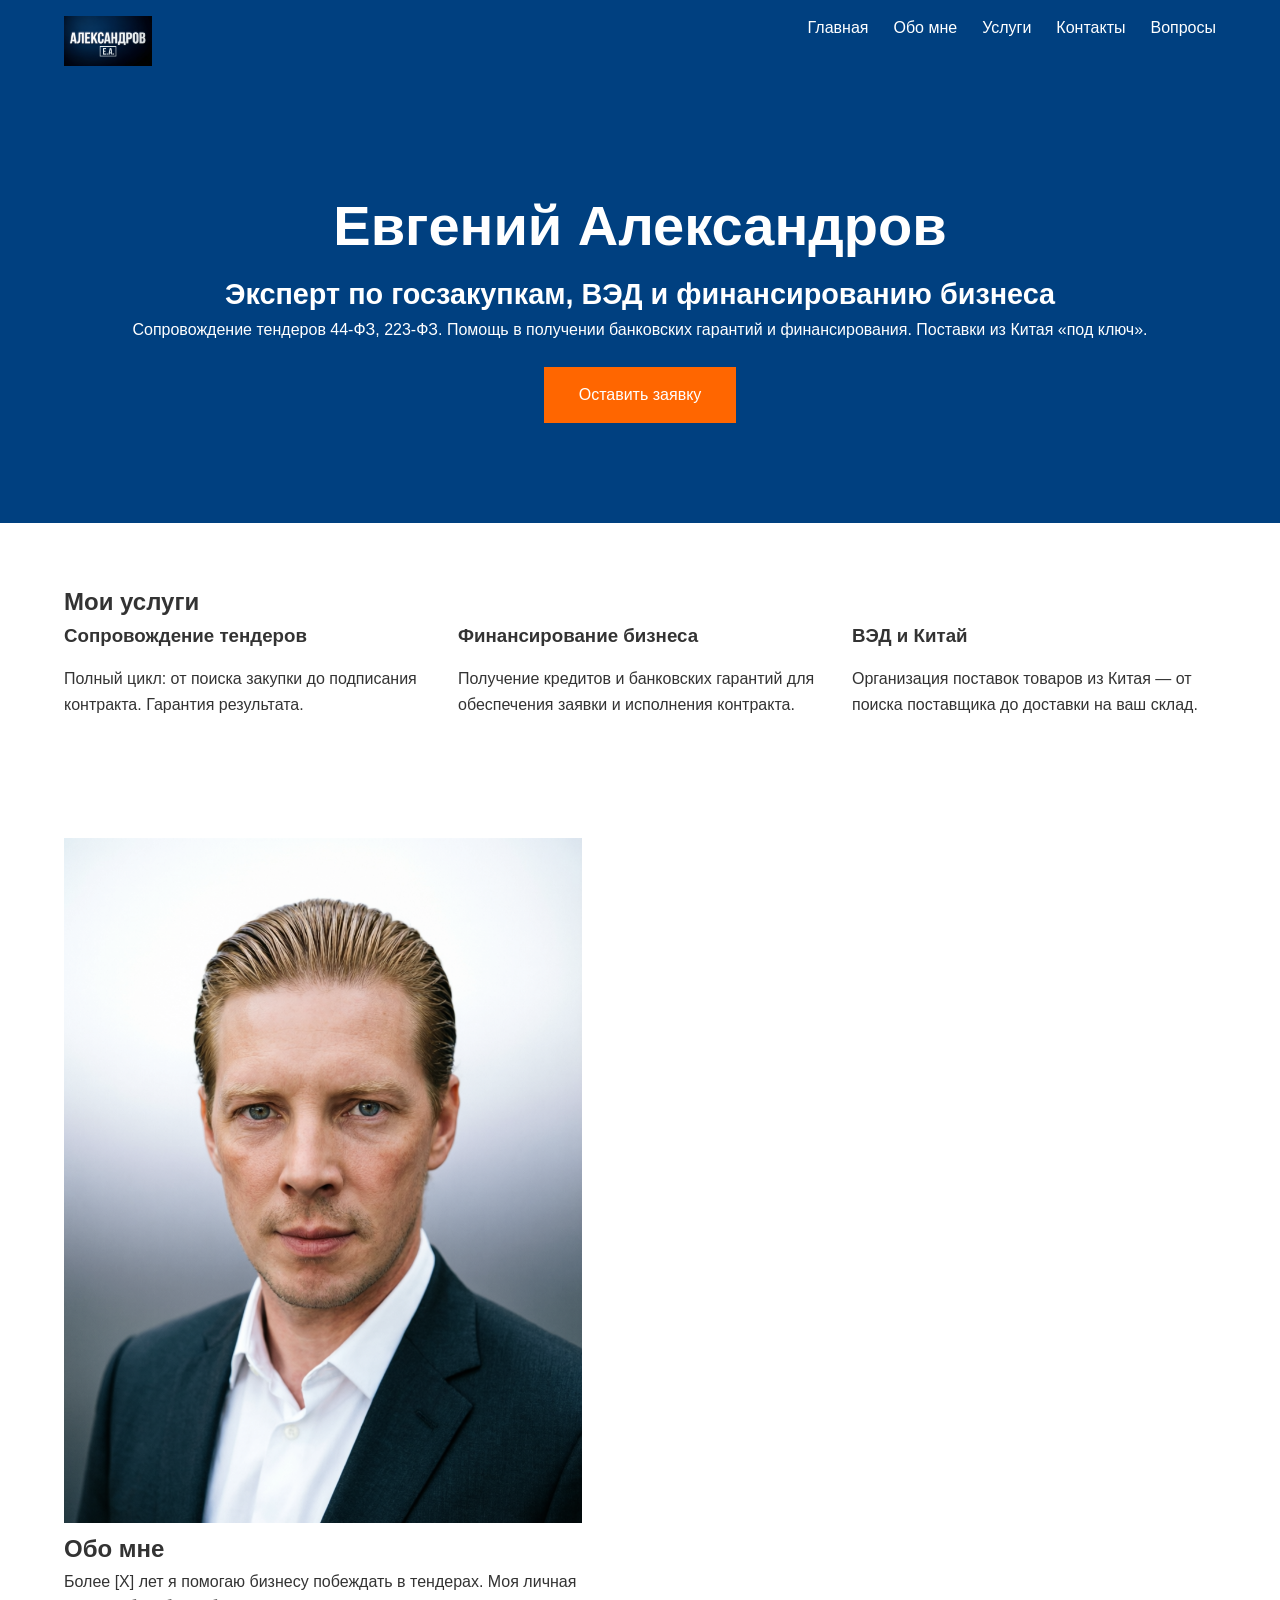
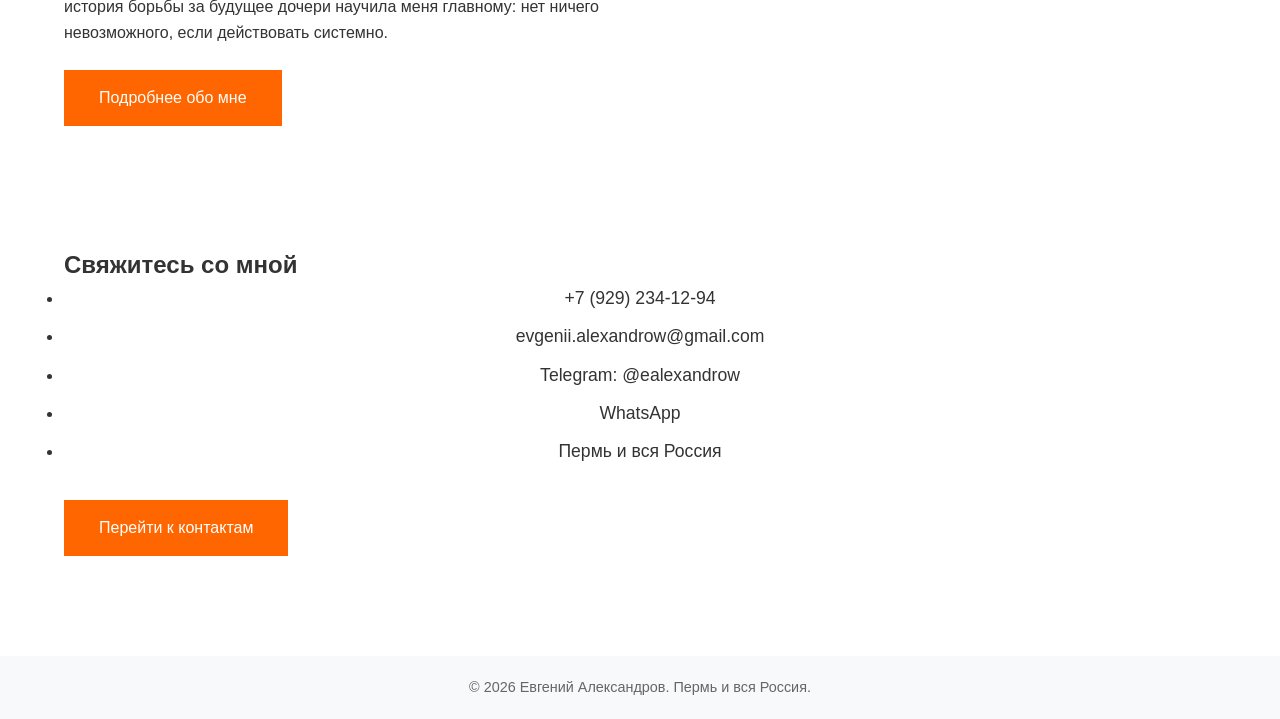
<file: index.html>
<!DOCTYPE html>
<html lang="ru">
<head>
    <meta charset="UTF-8">
    <meta name="viewport" content="width=device-width, initial-scale=1.0">
    <title>Евгений Александров</title>
    <link rel="stylesheet" href="style.css">
    <script>
        document.addEventListener("DOMContentLoaded", function () {
            const burgerMenu = document.querySelector('.burger-menu');
            const menuOpen = document.querySelector('.menu-open');

            burgerMenu.onclick = function () {
                menuOpen.classList.toggle('active');
            };
        });
    </script>
</head>
<body>

    <!-- Шапка сайта -->
    <header>
    <div class="container">
        <div class="logo">
            <img src="images/logo.png" alt="Логотип Евгения Александрова">
        </div>
        <nav>
            <ul>
                <li><a href="index.html">Главная</a></li>
                <li><a href="about.html">Обо мне</a></li>
                <li><a href="services.html">Услуги</a></li>
                <li><a href="contacts.html">Контакты</a></li>
                <li><a href="faq.html">Вопросы</a></li>
            </ul>
            <!-- Отдельный блок для иконок -->
            <div class="social-icons">
                <a href="https://t.me/ealexandrow"><img src="images/tg-icon.svg" alt="Telegram"></a>
                <a href="https://wa.me/+79292341294"><img src="images/wa-icon.svg" alt="WhatsApp"></a>
                <a href="https://instagram.com/profile"><img src="images/insta-icon.svg" alt="Instagram"></a>
            </div>
            <!-- Бургер-меню для мобильных -->
            <div class="burger-menu">☰</div>
        </nav>
    </div>
</header>

    <!-- Главный экран -->
    <section class="hero">
        <div class="container">
            <h1>Евгений Александров</h1>
            <h2>Эксперт по госзакупкам, ВЭД и финансированию бизнеса</h2>
            <p>Сопровождение тендеров 44-ФЗ, 223-ФЗ. Помощь в получении банковских гарантий и финансирования. Поставки из Китая «под ключ».</p>
            <a href="contacts.html" class="btn">Оставить заявку</a>
        </div>
    </section>

    <!-- Блок об услугах -->
    <section class="services-preview">
        <div class="container">
            <h2>Мои услуги</h2>
            <div class="services-grid">
                <div class="service-card">
                    <h3>Сопровождение тендеров</h3>
                    <p>Полный цикл: от поиска закупки до подписания контракта. Гарантия результата.</p>
                </div>
                <div class="service-card">
                    <h3>Финансирование бизнеса</h3>
                    <p>Получение кредитов и банковских гарантий для обеспечения заявки и исполнения контракта.</p>
                </div>
                <div class="service-card">
                    <h3>ВЭД и Китай</h3>
                    <p>Организация поставок товаров из Китая — от поиска поставщика до доставки на ваш склад.</p>
                </div>
            </div>
        </div>
    </section>

    <!-- Блок "Обо мне" -->
    <section class="about-preview">
        <div class="container">
            <img src="images/me.png" alt="Фото Евгения Александрова" class="about-photo">
            <div class="about-text">
                <h2>Обо мне</h2>
                <p>Более [X] лет я помогаю бизнесу побеждать в тендерах. Моя личная история борьбы за будущее дочери научила меня главному: нет ничего невозможного, если действовать системно.</p>
                <a href="about.html" class="btn">Подробнее обо мне</a>
            </div>
        </div>
    </section>

    <!-- Блок контактов -->
    <section id="contact" class="contact-preview">
        <div class="container">
            <h2>Свяжитесь со мной</h2>
            <ul class="contact-list">
                <li><a href="tel:+79292341294">+7 (929) 234-12-94</a></li>
                <li><a href="mailto:evgenii.alexandrow@gmail.com">evgenii.alexandrow@gmail.com</a></li>
                <li><a href="https://t.me/ealexandrow">Telegram: @ealexandrow</a></li>
                <li><a href="https://api.whatsapp.com/send?phone=79292341294">WhatsApp</a></li>
                <li><span>Пермь и вся Россия</span></li>
            </ul>
            <a href="contacts.html" class="btn">Перейти к контактам</a>
        </div>
    </section>

    <footer>
        <div class="container">
            <p>&copy; 2026 Евгений Александров. Пермь и вся Россия.</p>
        </div>
    </footer>

</body>
</html>
</file>
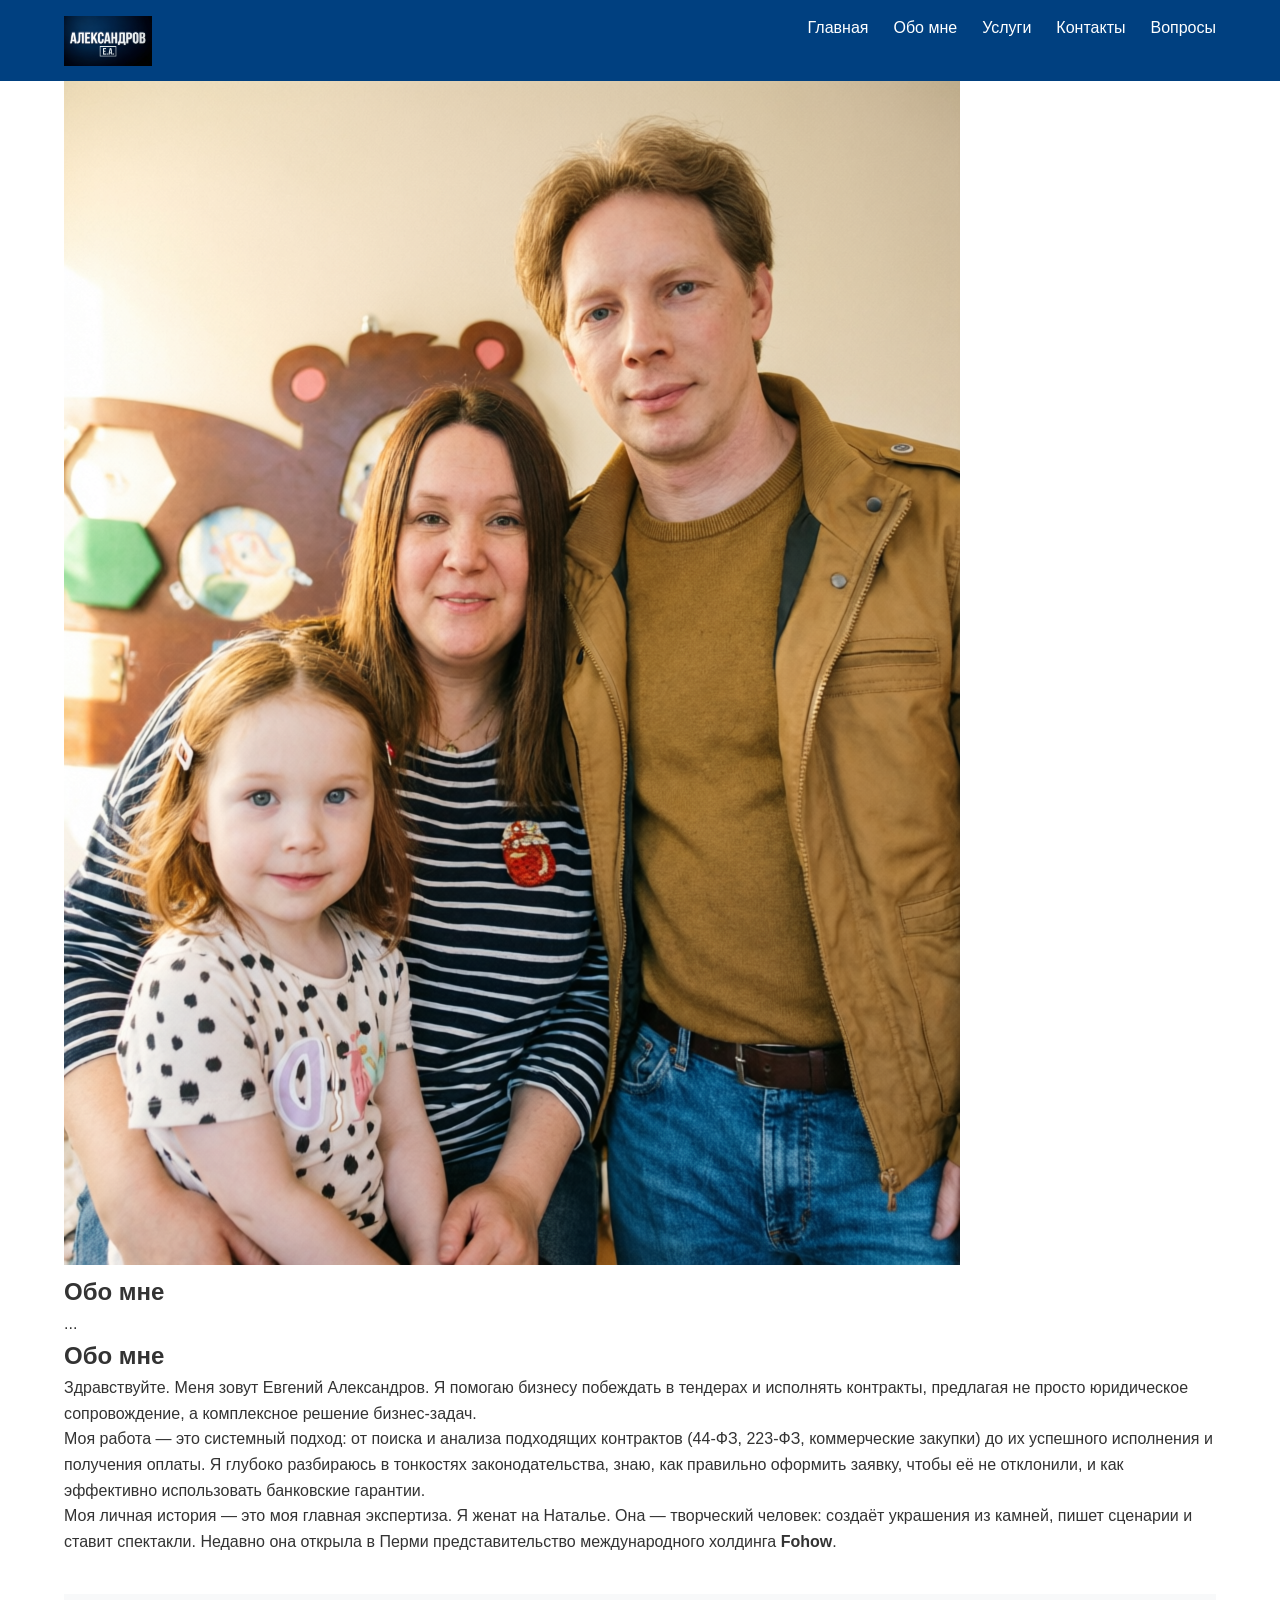
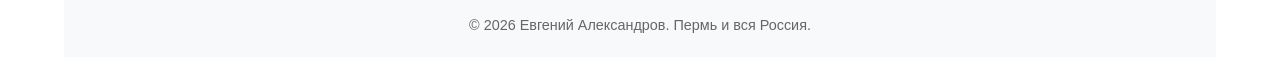
<file: about.html>
<!DOCTYPE html>
<html lang="ru">
<head>
    <meta charset="UTF-8">
    <meta name="viewport" content="width=device-width, initial-scale=1.0">
    <title>Обо мне | Евгений Александров</title>
    <link rel="stylesheet" href="style.css">
</head>
<body>

    <!-- Шапка сайта -->
    <header>
    <div class="container">
        <div class="logo">
            <img src="images/logo.png" alt="Логотип Евгения Александрова">
        </div>
        <nav>
            <ul>
                <li><a href="index.html">Главная</a></li>
                <li><a href="about.html">Обо мне</a></li>
                <li><a href="services.html">Услуги</a></li>
                <li><a href="contacts.html">Контакты</a></li>
                <li><a href="faq.html">Вопросы</a></li>
            </ul>
            <!-- Отдельный блок для иконок -->
            <div class="social-icons">
                <a href="https://t.me/ealexandrow"><img src="images/tg-icon.svg" alt="Telegram"></a>
                <a href="https://wa.me/+79292341294"><img src="images/wa-icon.svg" alt="WhatsApp"></a>
                <a href="https://instagram.com/profile"><img src="images/insta-icon.svg" alt="Instagram"></a>
            </div>
        </nav>
    </div>
</header>

    <main class="container">
    
        <section class="about-main">
            <div class="about-photo">
            <img src="images/family.png" alt="Фото семьи Александра">
        </div>
<div class="about-text">
    <h1>Обо мне</h1>
    <p>...</p>
</div>
            <div class="about-content">
                <h1>Обо мне</h1>
                <p>Здравствуйте. Меня зовут Евгений Александров. Я помогаю бизнесу побеждать в тендерах и исполнять контракты, предлагая не просто юридическое сопровождение, а комплексное решение бизнес-задач.</p>
                <p>Моя работа — это системный подход: от поиска и анализа подходящих контрактов (44-ФЗ, 223-ФЗ, коммерческие закупки) до их успешного исполнения и получения оплаты. Я глубоко разбираюсь в тонкостях законодательства, знаю, как правильно оформить заявку, чтобы её не отклонили, и как эффективно использовать банковские гарантии.</p>
                <p>Моя личная история — это моя главная экспертиза. Я женат на Наталье. Она — творческий человек: создаёт украшения из камней, пишет сценарии и ставит спектакли. Недавно она открыла в Перми представительство международного холдинга <strong>Fohow</strong>.</p>
               <footer>
        <div class="container">
            <p>&copy; 2026 Евгений Александров. Пермь и вся Россия.</p>
        </div>
    </footer>

</body>
</html>
</file>
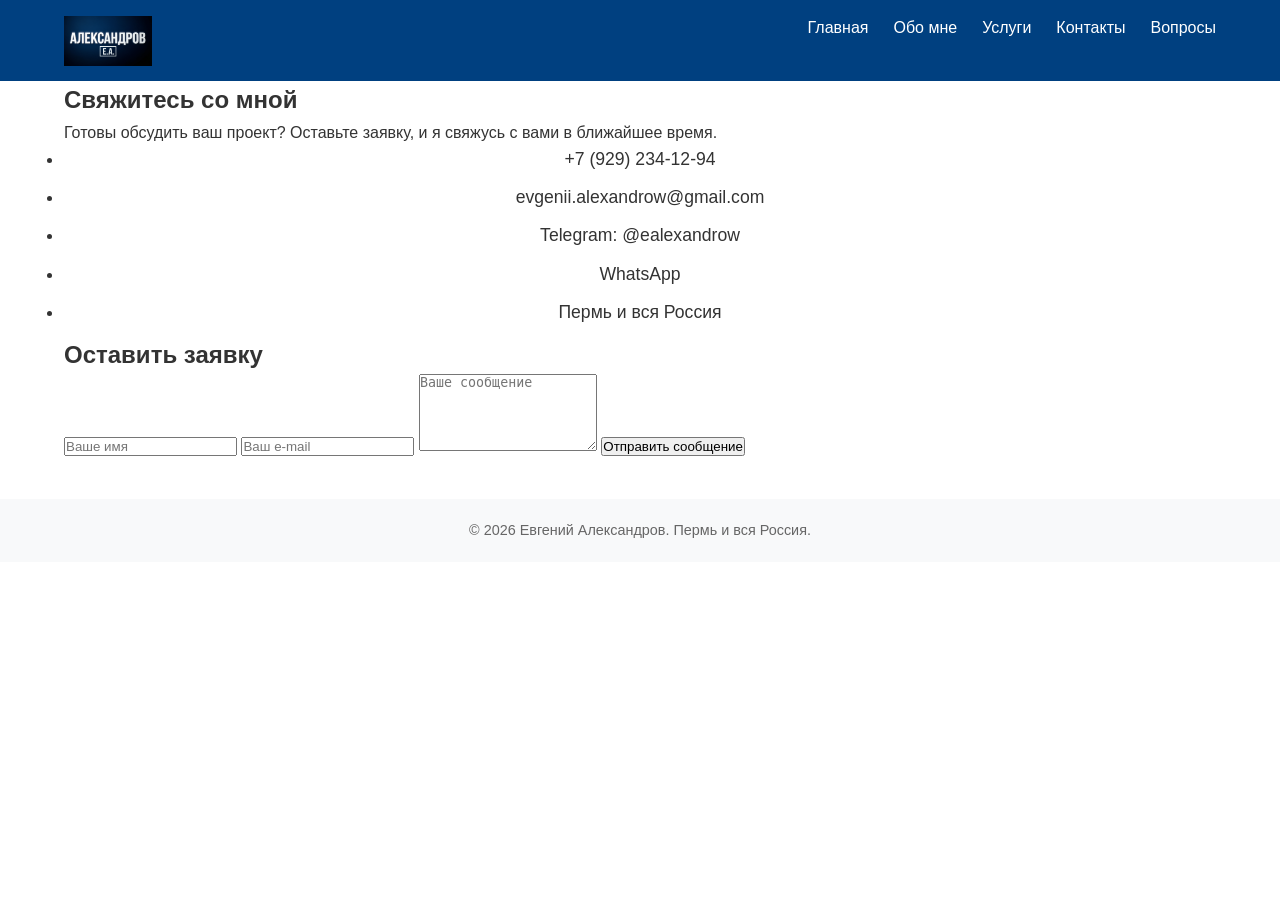
<file: contacts.html>
<!DOCTYPE html>
<html lang="ru">
<head>
    <meta charset="UTF-8">
    <meta name="viewport" content="width=device- width, initial-scale=1.0">
    <title>Контакты | Евгений Александров</title>
    <link rel="stylesheet" href="style.css">
</head>
<body>

    <!-- Шапка сайта -->
    <header>
    <div class="container">
        <div class="logo">
            <img src="images/logo.png" alt="Логотип Евгения Александрова">
        </div>
        <nav>
            <ul>
                <li><a href="index.html">Главная</a></li>
                <li><a href="about.html">Обо мне</a></li>
                <li><a href="services.html">Услуги</a></li>
                <li><a href="contacts.html">Контакты</a></li>
                <li><a href="faq.html">Вопросы</a></li>
            </ul>
            <!-- Отдельный блок для иконок -->
            <div class="social-icons">
                <a href="https://t.me/ealexandrow"><img src="images/tg-icon.svg" alt="Telegram"></a>
                <a href="https://wa.me/+79292341294"><img src="images/wa-icon.svg" alt="WhatsApp"></a>
                <a href="https://instagram.com/profile"><img src="images/insta-icon.svg" alt="Instagram"></a>
            </div>
        </nav>
    </div>
</header>

    <main class="container">
    
        <section class="contact-info">
            <h1>Свяжитесь со мной</h1>
            <p>Готовы обсудить ваш проект? Оставьте заявку, и я свяжусь с вами в ближайшее время.</p>

            <ul class="contact-list">
                <li><a href="tel:+79292341294">+7 (929) 234-12-94</a></li>
                <li><a href="mailto:evgenii.alexandrow@gmail.com">evgenii.alexandrow@gmail.com</a></li>
                <li><a href="https://t.me/ealexandrow" target="_blank">Telegram: @ealexandrow</a></li>
                <li><a href="https://api.whatsapp.com/send?phone=79292341294" target="_blank">WhatsApp</a></li>
                <li><span>Пермь и вся Россия</span></li>
            </ul>
        </section>

       <!-- Блок с формой обратной связи -->
<section class="contact-form">
    <h2>Оставить заявку</h2>
    
    <form action="https://getform.io/f/1h3gywkkh94" method="POST">
        <input type="hidden" name="_next" value="/thank-you">
        <input type="text" name="fi-sender-fullName" placeholder="Ваше имя" required>
        <input type="email" name="fi-sender-email" placeholder="Ваш e-mail" required>
        <textarea name="fi-text-message" rows="5" placeholder="Ваше сообщение" required></textarea>
        <button type="submit">Отправить сообщение</button>
    </form>
</section>
    </main>

    <footer>
        <div class="container">
            <p>&copy; 2026 Евгений Александров. Пермь и вся Россия.</p>
        </div>
    </footer>

</body>
</html>
</file>
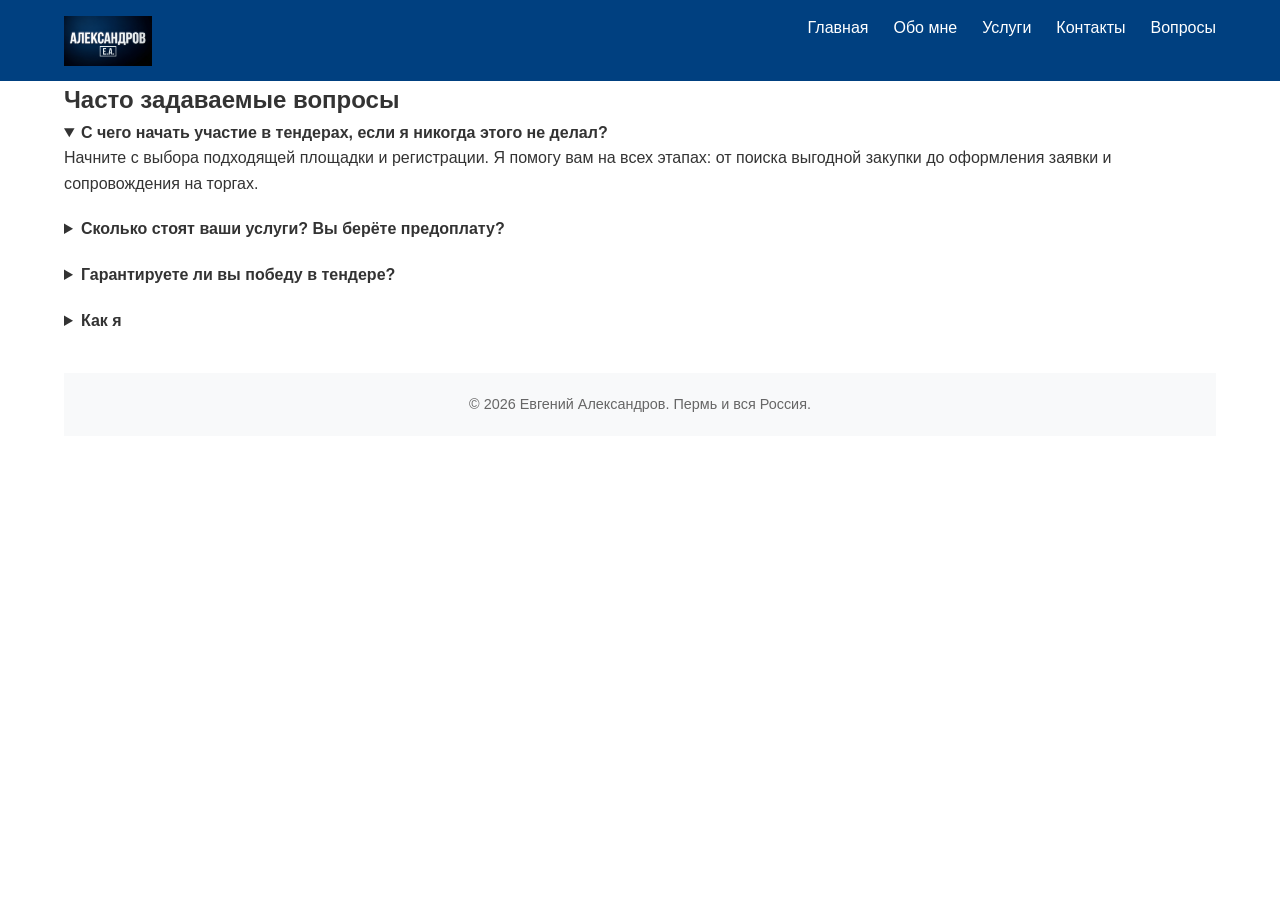
<file: faq.html>
<!DOCTYPE html>
<html lang="ru">
<head>
    <meta charset="UTF-8">
    <meta name="viewport" content="width=device-width, initial-scale=1.0">
    <title>Вопросы и ответы | Евгений Александров</title>
    <link rel="stylesheet" href="style.css">
</head>
<body>

    <!-- Шапка сайта -->
    <header>
    <div class="container">
        <div class="logo">
            <img src="images/logo.png" alt="Логотип Евгения Александрова">
        </div>
        <nav>
            <ul>
                <li><a href="index.html">Главная</a></li>
                <li><a href="about.html">Обо мне</a></li>
                <li><a href="services.html">Услуги</a></li>
                <li><a href="contacts.html">Контакты</a></li>
                <li><a href="faq.html">Вопросы</a></li>
            </ul>
            <!-- Отдельный блок для иконок -->
            <div class="social-icons">
                <a href="https://t.me/ealexandrow"><img src="images/tg-icon.svg" alt="Telegram"></a>
                <a href="https://wa.me/+79292341294"><img src="images/wa-icon.svg" alt="WhatsApp"></a>
                <a href="https://instagram.com/profile"><img src="images/insta-icon.svg" alt="Instagram"></a>
            </div>
            <!-- Бургер-меню для мобильных -->
            <div class="burger-menu">☰</div>
        </nav>
    </div>
</header>

    <main class="container">
    
        <section class="faq-main">
            <h1>Часто задаваемые вопросы</h1>

            <!-- Вопрос 1 -->
            <details open>
                <summary>С чего начать участие в тендерах, если я никогда этого не делал?</summary>
                <p>Начните с выбора подходящей площадки и регистрации. Я помогу вам на всех этапах: от поиска выгодной закупки до оформления заявки и сопровождения на торгах.</p>
            </details>

            <!-- Вопрос 2 -->
            <details>
                <summary>Сколько стоят ваши услуги? Вы берёте предоплату?</summary>
                <p>Стоимость зависит от сложности закупки. В большинстве случаев я работаю по модели постоплаты или процент от выигрыша. Предварительных платежей не требуется.</p>
            </details>

            <!-- Вопрос 3 -->
            <details>
                <summary>Гарантируете ли вы победу в тендере?</summary>
                <p>Я гарантирую, что заявка будет оформлена безупречно и пройдёт отбор. Победа зависит от конкуренции, но моя задача — сделать вашу заявку максимально конкурентоспособной.</p>
            </details>

            <!-- Вопрос 4 -->
            <details>
                <summary>Как я
      </section>

    <footer>
        <div class="container">
            <p>&copy; 2026 Евгений Александров. Пермь и вся Россия.</p>
        </div>
    </footer>

</body>
</html>
</file>
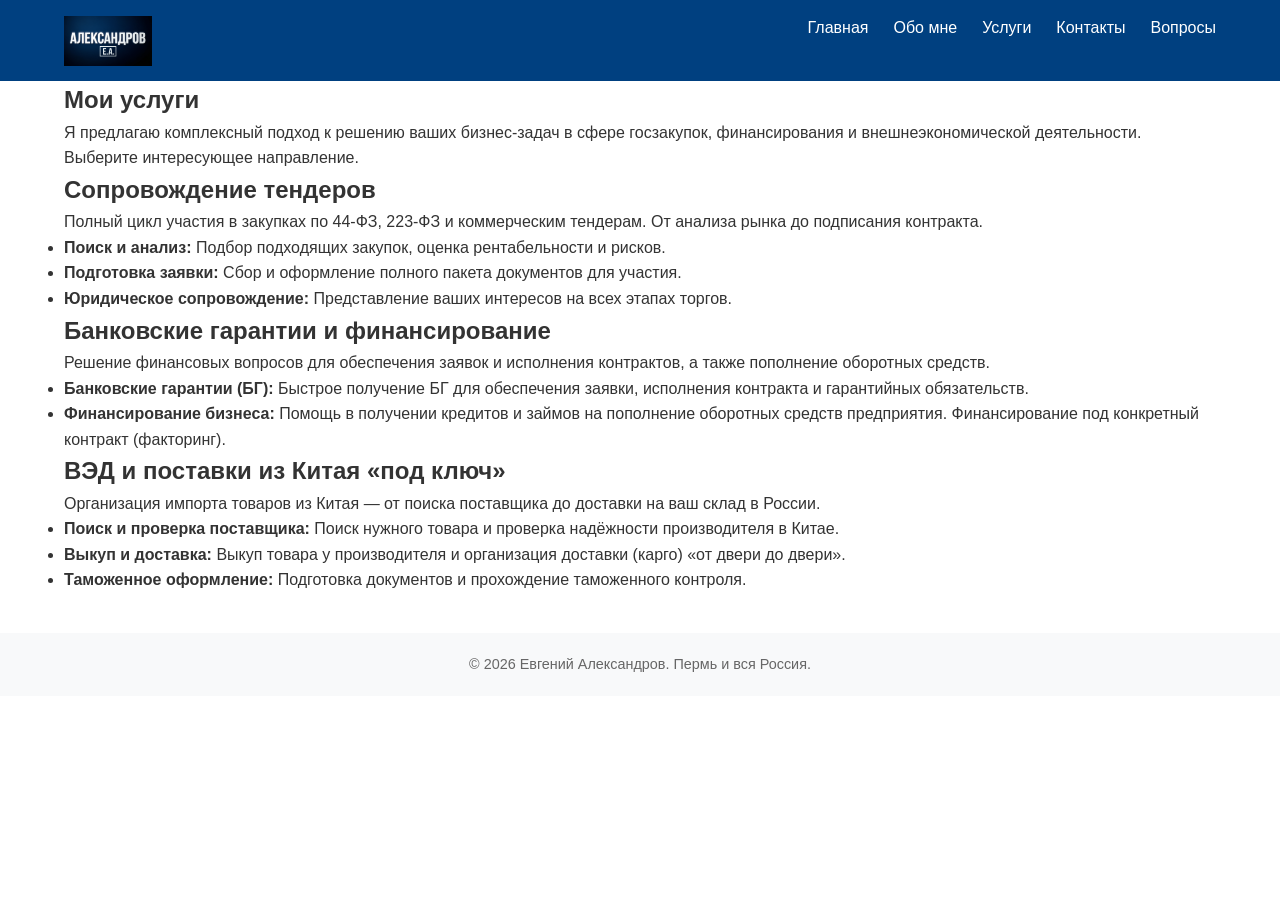
<file: services.html>
<!DOCTYPE html>
<html lang="ru">
<head>
    <meta charset="UTF-8">
    <meta name="viewport" content="width=device-width, initial-scale=1.0">
    <title>Услуги | Евгений Александров</title>
    <link rel="stylesheet" href="style.css">
</head>
<body>

    <!-- Шапка сайта -->
    <header>
    <div class="container">
        <div class="logo">
            <img src="images/logo.png" alt="Логотип Евгения Александрова">
        </div>
        <nav>
            <ul>
                <li><a href="index.html">Главная</a></li>
                <li><a href="about.html">Обо мне</a></li>
                <li><a href="services.html">Услуги</a></li>
                <li><a href="contacts.html">Контакты</a></li>
                <li><a href="faq.html">Вопросы</a></li>
            </ul>
            <!-- Отдельный блок для иконок -->
            <div class="social-icons">
                <a href="https://t.me/ealexandrow"><img src="images/tg-icon.svg" alt="Telegram"></a>
                <a href="https://wa.me/+79292341294"><img src="images/wa-icon.svg" alt="WhatsApp"></a>
                <a href="https://instagram.com/profile"><img src="images/insta-icon.svg" alt="Instagram"></a>
            </div>
        </nav>
    </div>
</header>

    <main class="container">
    
        <section class="services-main">
            <h1>Мои услуги</h1>
            <p>Я предлагаю комплексный подход к решению ваших бизнес-задач в сфере госзакупок, финансирования и внешнеэкономической деятельности. Выберите интересующее направление.</p>

            <!-- Блок 1: Тендеры -->
            <div class="service-block">
                <h2>Сопровождение тендеров</h2>
                <p>Полный цикл участия в закупках по 44-ФЗ, 223-ФЗ и коммерческим тендерам. От анализа рынка до подписания контракта.</p>
                <ul class="service-list">
                    <li><strong>Поиск и анализ:</strong> Подбор подходящих закупок, оценка рентабельности и рисков.</li>
                    <li><strong>Подготовка заявки:</strong> Сбор и оформление полного пакета документов для участия.</li>
                    <li><strong>Юридическое сопровождение:</strong> Представление ваших интересов на всех этапах торгов.</li>
                </ul>
            </div>

            <!-- Блок 2: Финансирование -->
            <div class="service-block">
                <h2>Банковские гарантии и финансирование</h2>
                <p>Решение финансовых вопросов для обеспечения заявок и исполнения контрактов, а также пополнение оборотных средств.</p>
                <ul class="service-list">
                    <li><strong>Банковские гарантии (БГ):</strong> Быстрое получение БГ для обеспечения заявки, исполнения контракта и гарантийных обязательств.</li>
                    <li><strong>Финансирование бизнеса:</strong> Помощь в получении кредитов и займов на пополнение оборотных средств предприятия. Финансирование под конкретный контракт (факторинг).</li>
                </ul>
            </div>

            <!-- Блок 3: ВЭД и Китай -->
            <div class="service-block">
                <h2>ВЭД и поставки из Китая «под ключ»</h2>
                <p>Организация импорта товаров из Китая — от поиска поставщика до доставки на ваш склад в России.</p>
                <ul class="service-list">
                    <li><strong>Поиск и проверка поставщика:</strong> Поиск нужного товара и проверка надёжности производителя в Китае.</li>
                    <li><strong>Выкуп и доставка:</strong> Выкуп товара у производителя и организация доставки (карго) «от двери до двери».</li>
                    <li><strong>Таможенное оформление:</strong> Подготовка документов и прохождение таможенного контроля.</li>
                </ul>
            </div>
        </section>
    </main>

    <footer>
        <div class="container">
            <p>&copy; 2026 Евгений Александров. Пермь и вся Россия.</p>
        </div>
    </footer>

</body>
</html>
</file>
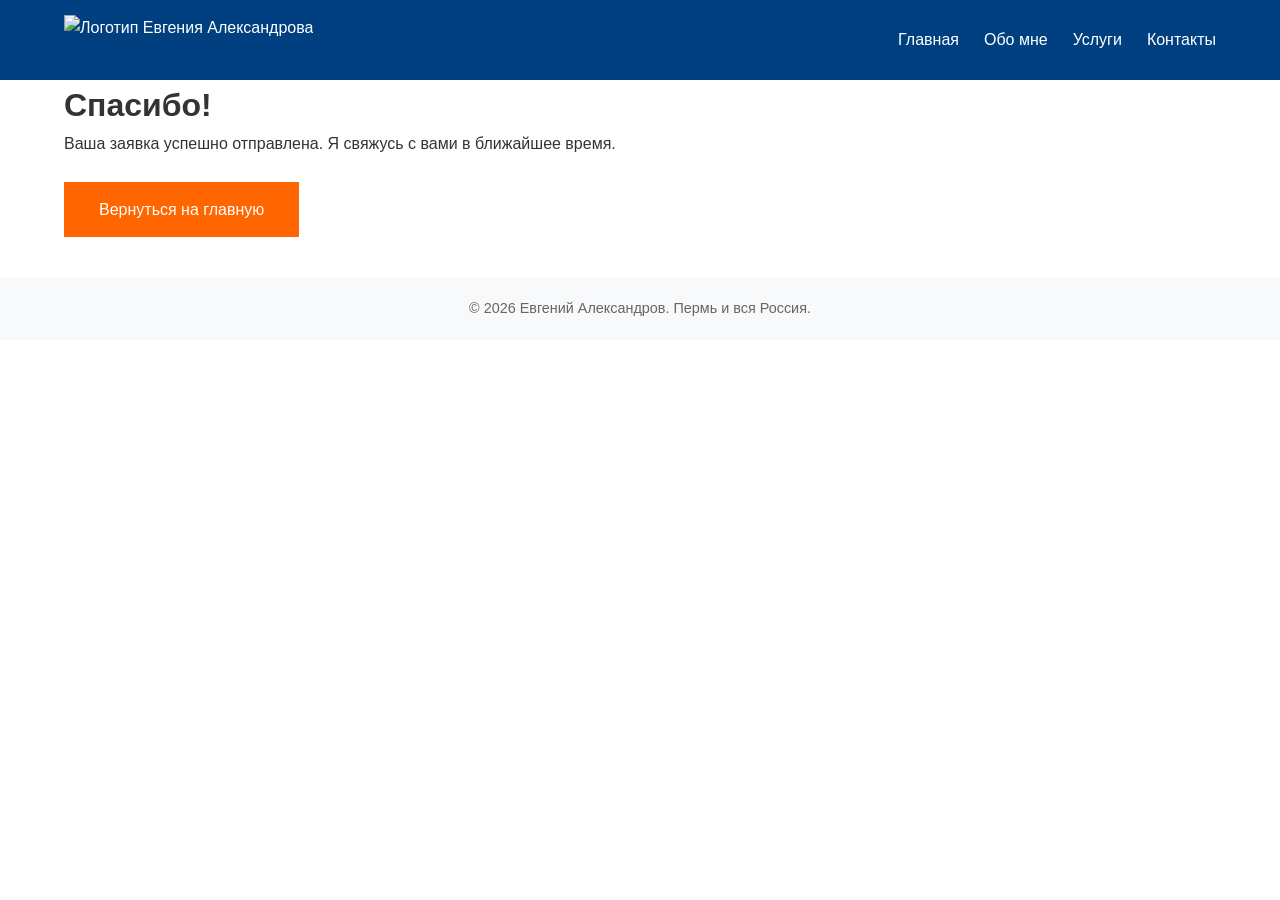
<file: thank-you.html>
<!DOCTYPE html>
<html lang="ru">
<head>
    <meta charset="UTF-8">
    <meta name="viewport" content="width=device-width, initial-scale=1.0">
    <title>Заявка принята</title>
    <link rel="stylesheet" href="style.css">
</head>
<body>

    <!-- Шапка сайта -->
    <header>
        <div class="container">
            <div class="logo">
                <img alt="Логотип Евгения Александрова" id="019f184f-6c62-7c77-b7d8-221ecd14b1ff">
            </div>
            <nav>
                <ul>
                    <li><a href="index.html">Главная</a></li>
                    <li><a href="about.html">Обо мне</a></li>
                    <li><a href="services.html">Услуги</a></li>
                    <li><a href="contacts.html">Контакты</a></li>
                </ul>
            </nav>
        </div>
    </header>

    <main class="container">
        <h1>Спасибо!</h1>
        <p>Ваша заявка успешно отправлена. Я свяжусь с вами в ближайшее время.</p>
        <a href="index.html" class="btn">Вернуться на главную</a>
    </main>

    <footer>
        <div class="container">
            <p>&copy; 2026 Евгений Александров. Пермь и вся Россия.</p>
        </div>
    </footer>

</body>
</html>
</file>
<file: style.css>
/* Общие стили */
* {
    margin: 0;
    padding: 0;
    box-sizing: border-box;
}
body {
    font-family: 'Segoe UI', Tahoma, Geneva, Verdana, sans-serif;
    line-height: 1.6;
    color: #333;
}
.container {
    width: 90%;
    max-width: 1200px;
    margin: 0 auto;
}

/* Шапка */
header {
    background-color: #004080;
    color: white;
    padding: 15px 0;
}
header .container {
    display: flex;
    justify-content: space-between;
    align-items: center;
}
header .logo {
    display: flex;
    align-items: center;
}
header .logo img {
    height: 50px; /* Оптимальная высота */
    margin-right: 20px;
}
header nav ul {
    list-style: none;
    display: flex;
    width: 100%; /* Устраняет разрыв */
}
header nav ul li {
    margin-left: 25px;
}
header nav ul li a {
    color: white;
    text-decoration: none;
}

/* Блок соц.сетей */
.social-icons {
    display: flex;
    align-items: center;
    margin-left: auto; /* Выравниваем вправо */
    width: 200px; /* Зафиксируем ширину */
}
.social-icons a {
    margin-left: 15px;
}

/* Бургер-меню */
header .burger-menu {
    display: none; /* Скрыть на ПК */
    position: absolute;
    right: 15px;
    top: 15px;
    z-index: 10;
}
.menu-open {
    display: none; /* Скрываем по умолчанию */
    position: fixed;
    top: 0;
    left: 0;
    width: 100vw;
    height: 100vh;
    background-color: rgba(0, 0, 0, 0.8);
    backdrop-filter: blur(5px);
}
.menu-open.active {
    display: block !important;
    opacity: 1;
    visibility: visible;
}
.menu-open ul {
    display: flex;
    flex-direction: column;
    align-items: center;
    padding-top: 100px;
}
.menu-open li {
    margin: 20px 0;
}

/* Главный экран */
.hero {
    background-color: #004080;
    color: white;
    text-align: center;
    padding: 100px 20px;
}
.hero h1 {
    font-size: 3.5rem;
}
.hero h2 {
    font-size: 1.8rem;
}
.btn {
    display: inline-block;
    margin-top: 25px;
    padding: 15px 35px;
    background-color: #ff6600;
    color: white;
    text-decoration: none;
}

/* Блок услуг */
.services-preview, .about-preview, .contact-preview {
    padding: 60px 0;
}
.services-grid {
    display: grid;
    grid-template-columns: repeat(auto-fit, minmax(300px, 1fr));
    gap: 30px;
}
.service-card h3 {
    margin-bottom: 15px;
}

/* Блок "Обо мне" */
.about-preview {
    display: flex;
    align-items: center;
}
.about-photo {
    width: 45%;
}
.about-text {
    width: 50%;
}

/* Контакты */
.contact-list {
    text-align: center;
}
.contact-list li {
    margin-bottom: 10px;
    font-size: 1.1rem;
}
.contact-list a {
    color: inherit;
    text-decoration: none;
    transition: color 0.3s;
}
.contact-list a:hover {
    color: #ff6600;
}

/* FAQ */
.faq-main details {
    margin-bottom: 20px;
}
.faq-main summary {
    font-weight: bold;
    cursor: pointer;
}

/* Footer */
footer {
    background-color: #f8f9fa;
    text-align: center;
    padding: 20px 0;
    margin-top: 40px;
    font-size: 0.9rem;
    color: #666;
}

/* Mobile */
@media (max-width: 768px) {
    /* Бургер-меню */
    header nav ul {
        display: none;
    }
    header .burger-menu {
        display: block;
    }
    .menu-open {
        display: block !important;
        opacity: 1;
        visibility: visible;
    }

    /* Другие блоки */
    .about-preview {
        flex-direction: column-reverse;
        align-items: center;
    }
    .about-photo, .about-text {
        width: 90%;
    }
    .contact-form input, .contact-form textarea {
        width: 100%;
    }
}
</file>
